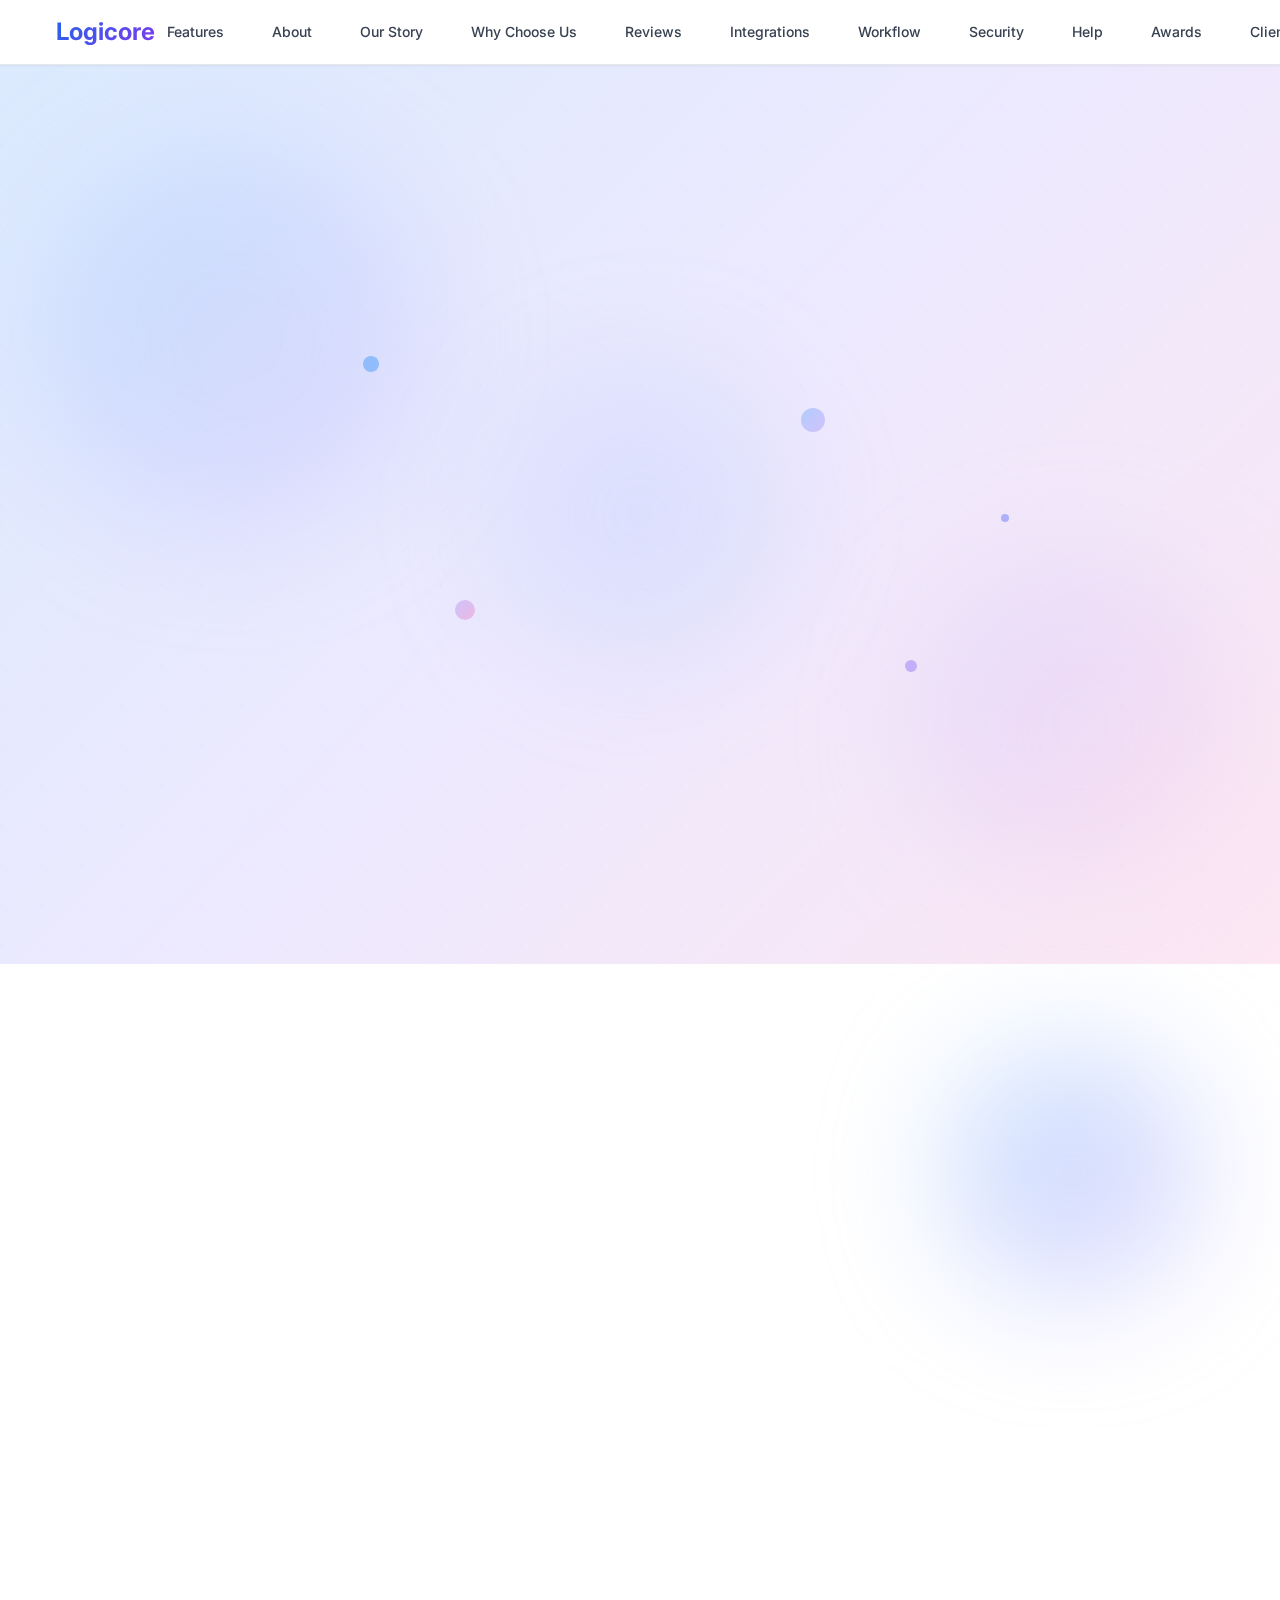
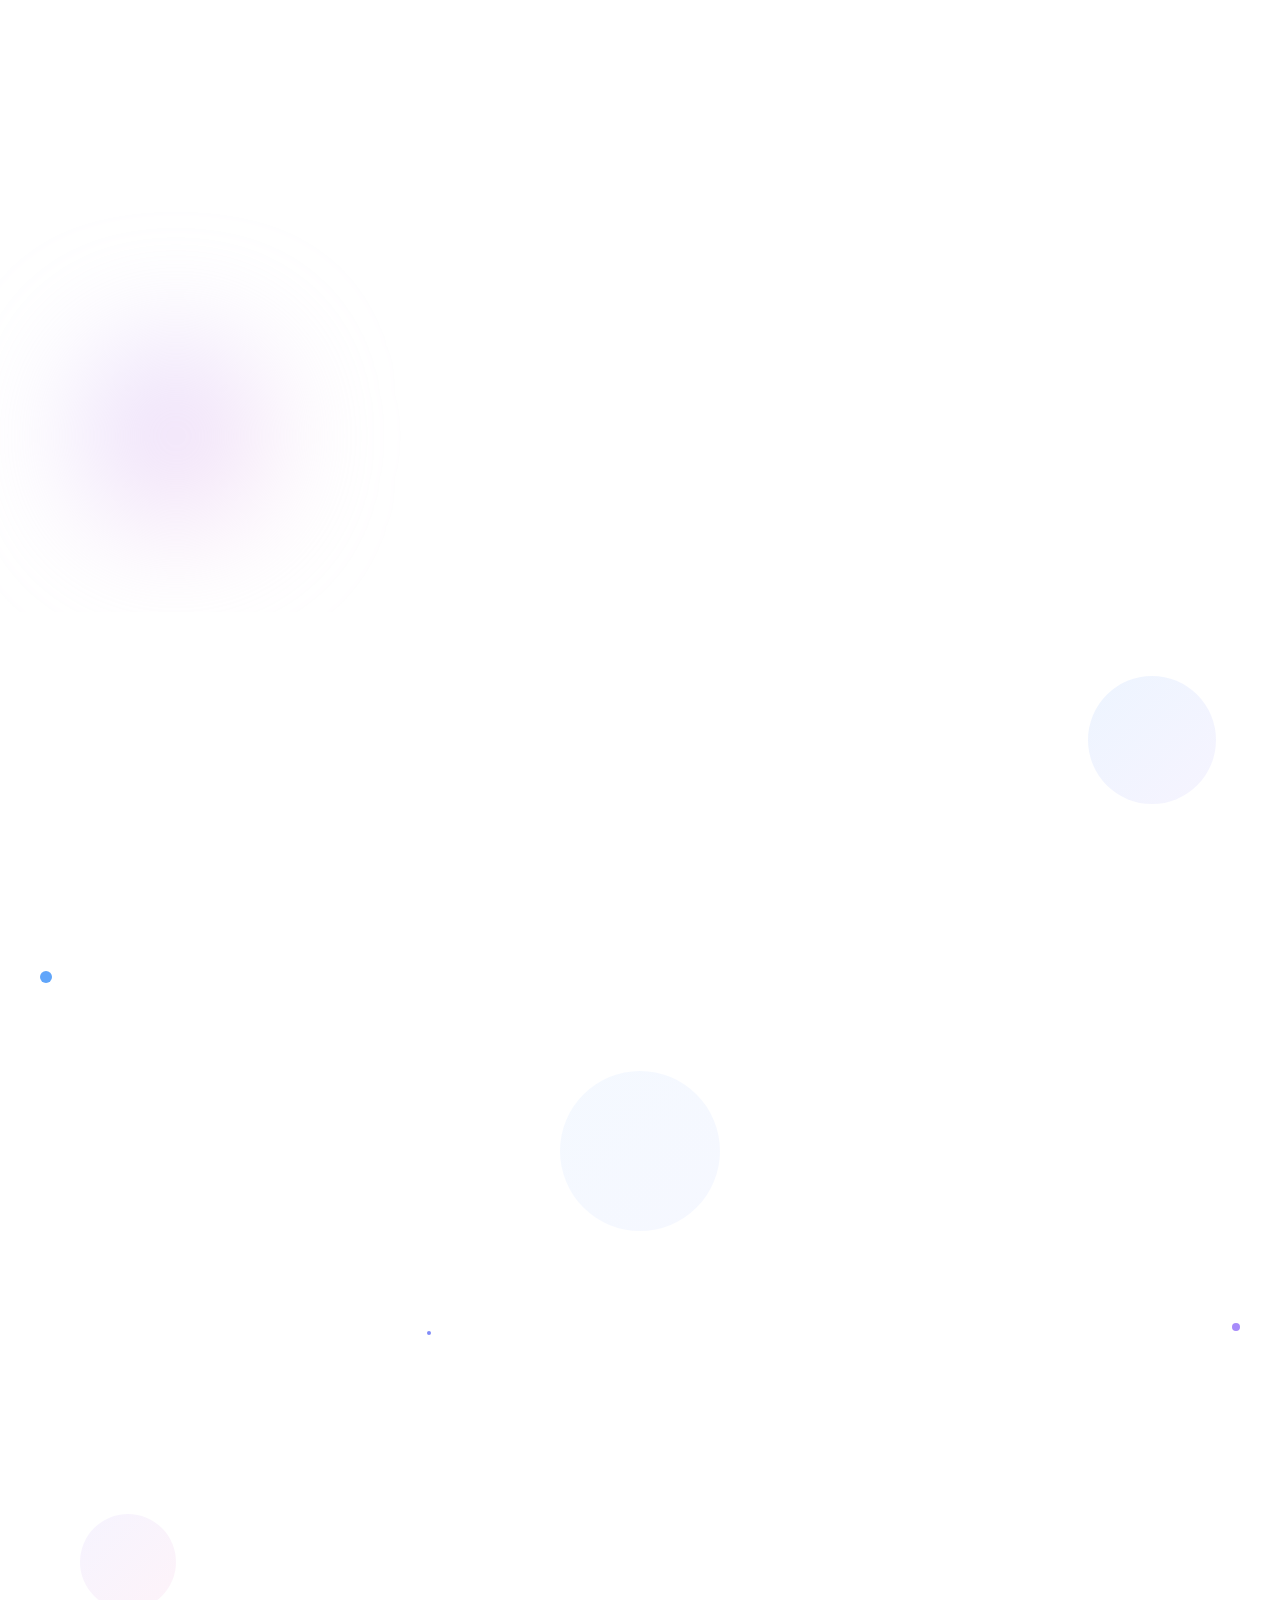
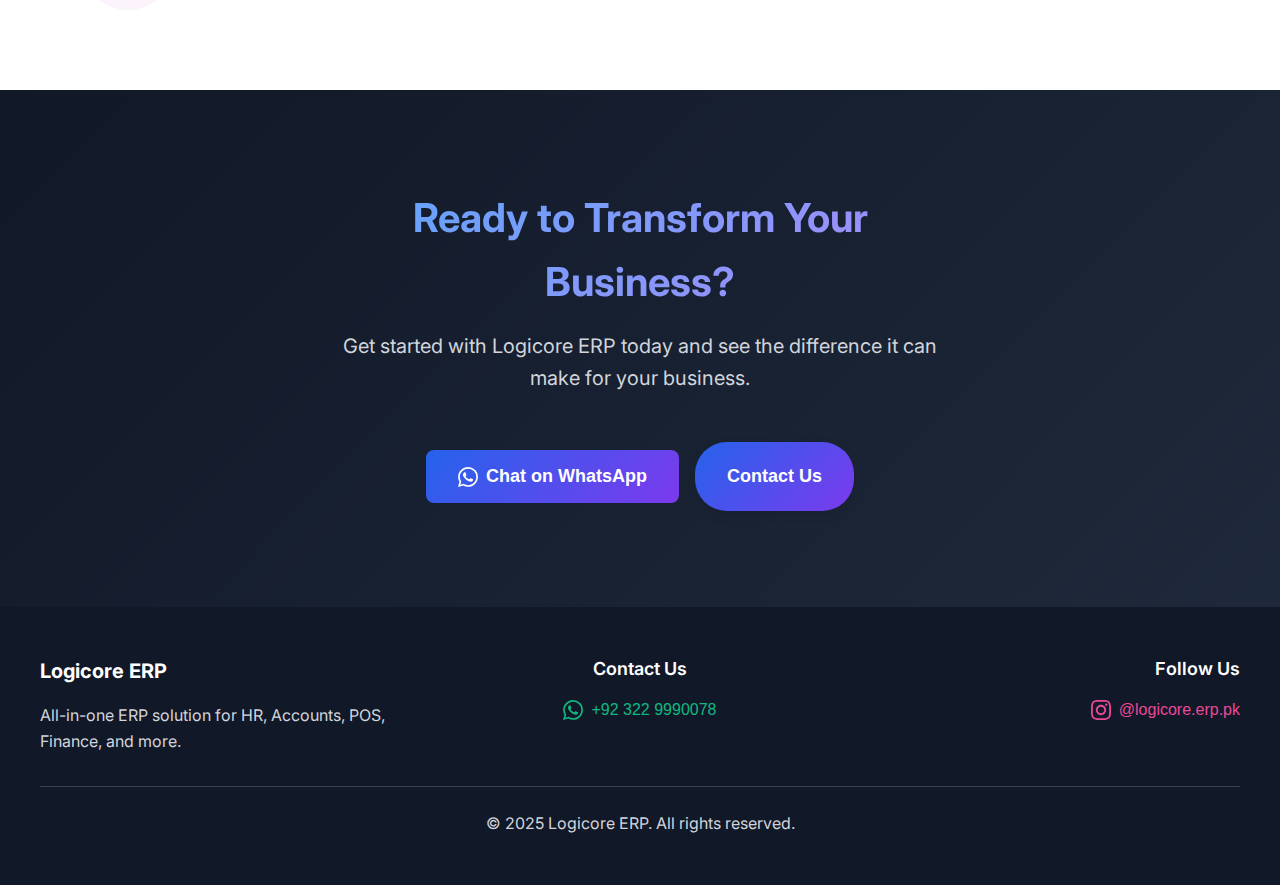
<file: index-static.html>
<!DOCTYPE html>
<html lang="en">
<head>
  <meta charset="UTF-8">
  <meta name="viewport" content="width=device-width, initial-scale=1.0">
  <title>Logicore ERP - Complete Business Management Solution</title>
  <meta name="description" content="Transform your business with Logicore ERP - All-in-one solution for HR, Accounting, Finance, POS, and more. Powerful enough for experts, simple enough for everyone.">
  <meta name="author" content="Logicore ERP">
  <meta name="keywords" content="ERP, business management, HR, accounting, finance, POS, inventory, Pakistan">
  <meta name="robots" content="index, follow">
  
  <!-- Favicon -->
  <link rel="icon" href="/favicon.ico" type="image/x-icon">
  <link rel="shortcut icon" href="/favicon.ico" type="image/x-icon">
  
  <!-- Open Graph / Facebook -->
  <meta property="og:type" content="website">
  <meta property="og:url" content="https://logicore.lovable.app">
  <meta property="og:title" content="Logicore ERP - Complete Business Management Solution">
  <meta property="og:description" content="Transform your business with Logicore ERP - All-in-one solution for HR, Accounting, Finance, POS, and more.">
  <meta property="og:image" content="https://logicore.lovable.app/og-image.jpg">
  
  <!-- Twitter -->
  <meta property="twitter:card" content="summary_large_image">
  <meta property="twitter:url" content="https://logicore.lovable.app">
  <meta property="twitter:title" content="Logicore ERP - Complete Business Management Solution">
  <meta property="twitter:description" content="Transform your business with Logicore ERP - All-in-one solution for HR, Accounting, Finance, POS, and more.">
  <meta property="twitter:image" content="https://logicore.lovable.app/og-image.jpg">
  
  <!-- Structured Data -->
  <script type="application/ld+json">
  {
    "@context": "https://schema.org",
    "@type": "SoftwareApplication",
    "name": "Logicore ERP",
    "description": "Complete business management solution for HR, Accounting, Finance, POS, and more",
    "url": "https://logicore.lovable.app",
    "applicationCategory": "BusinessApplication",
    "operatingSystem": "Web",
    "offers": {
      "@type": "Offer",
      "price": "0",
      "priceCurrency": "USD"
    },
    "provider": {
      "@type": "Organization",
      "name": "Logicore ERP"
    }
  }
  </script>
  
  <!-- CSS -->
  <link rel="stylesheet" href="styles.css">
  
  <!-- Fonts -->
  <link rel="preconnect" href="https://fonts.googleapis.com">
  <link rel="preconnect" href="https://fonts.gstatic.com" crossorigin>
  <link href="https://fonts.googleapis.com/css2?family=Inter:wght@300;400;500;600;700;800;900&display=swap" rel="stylesheet">
</head>
<body>
  <!-- Navigation -->
  <nav class="navbar">
    <div class="nav-container">
      <div class="nav-content">
        <!-- Logo -->
        <div class="nav-logo">
          <span class="logo-text">Logicore</span>
        </div>

        <!-- Desktop Navigation -->
        <div class="nav-menu">
          <a href="#features" class="nav-link">Features</a>
          <a href="#about-us" class="nav-link">About</a>
          <a href="#our-journey" class="nav-link">Our Story</a>
          <a href="#why-logicore" class="nav-link">Why Choose Us</a>
          <a href="#testimonials" class="nav-link">Reviews</a>
          <a href="#integrations" class="nav-link">Integrations</a>
          <a href="#workflow" class="nav-link">Workflow</a>
          <a href="#data-security" class="nav-link">Security</a>
          <a href="#faqs" class="nav-link">Help</a>
          <a href="#awards" class="nav-link">Awards</a>
          <a href="#clients" class="nav-link">Clients</a>
          <a href="#request-demo" class="nav-link">Get Demo</a>
        </div>

        <!-- Mobile menu button -->
        <div class="mobile-menu-btn">
          <button id="mobile-toggle" class="mobile-toggle">
            <span class="hamburger"></span>
            <span class="hamburger"></span>
            <span class="hamburger"></span>
          </button>
        </div>
      </div>
    </div>

    <!-- Mobile Navigation -->
    <div id="mobile-menu" class="mobile-menu">
      <div class="mobile-menu-content">
        <a href="#features" class="mobile-nav-link">Features</a>
        <a href="#about-us" class="mobile-nav-link">About</a>
        <a href="#our-journey" class="mobile-nav-link">Our Story</a>
        <a href="#why-logicore" class="mobile-nav-link">Why Choose Us</a>
        <a href="#testimonials" class="mobile-nav-link">Reviews</a>
        <a href="#integrations" class="mobile-nav-link">Integrations</a>
        <a href="#workflow" class="mobile-nav-link">Workflow</a>
        <a href="#data-security" class="mobile-nav-link">Security</a>
        <a href="#faqs" class="mobile-nav-link">Help</a>
        <a href="#awards" class="mobile-nav-link">Awards</a>
        <a href="#clients" class="mobile-nav-link">Clients</a>
        <a href="#request-demo" class="mobile-nav-link">Get Demo</a>
      </div>
    </div>
  </nav>

  <!-- Main Content -->
  <main class="main-content">
    <!-- Hero Section -->
    <section id="hero" class="hero-section">
      <!-- Background elements -->
      <div class="hero-background">
        <div class="hero-gradient hero-gradient-1"></div>
        <div class="hero-gradient hero-gradient-2"></div>
        <div class="hero-gradient hero-gradient-3"></div>
      </div>
      
      <!-- Grid background -->
      <div class="hero-grid"></div>
      
      <div class="hero-container">
        <div class="hero-content">
          <h1 class="hero-title">
            <span class="hero-title-animated" id="animated-text">Transform Your Business</span>
            <br>
            <span>with</span>
            <span class="hero-title-gradient">Logicore ERP</span>
          </h1>
          
          <p class="hero-subtitle">
            The complete business solution that grows with you - from startups to enterprises.
            <br>
            <span class="hero-subtitle-accent">Powerful enough for experts, simple enough for everyone.</span>
          </p>

          <div class="hero-features">
            <div class="hero-feature">
              <div class="hero-feature-dot hero-feature-dot-green"></div>
              HR & Payroll
            </div>
            <div class="hero-feature">
              <div class="hero-feature-dot hero-feature-dot-blue"></div>
              Accounts & Finance
            </div>
            <div class="hero-feature">
              <div class="hero-feature-dot hero-feature-dot-purple"></div>
              POS & Inventory
            </div>
            <div class="hero-feature">
              <div class="hero-feature-dot hero-feature-dot-orange"></div>
              CRM & Sales
            </div>
          </div>
          
          <div class="hero-cta">
            <button class="hero-btn" onclick="scrollToDemo()">Get Started Today</button>
          </div>
        </div>

        <!-- Floating elements -->
        <div class="floating-elements">
          <div class="floating-element floating-element-1"></div>
          <div class="floating-element floating-element-2"></div>
          <div class="floating-element floating-element-3"></div>
          <div class="floating-element floating-element-4"></div>
          <div class="floating-element floating-element-5"></div>
        </div>
      </div>
    </section>

    <!-- Features Section -->
    <section id="features" class="features-section">
      <div class="section-background">
        <div class="section-gradient section-gradient-1"></div>
        <div class="section-gradient section-gradient-2"></div>
      </div>

      <div class="container">
        <div class="section-header">
          <h2 class="section-title">Powerful Features for Modern Business</h2>
          <p class="section-subtitle">Everything you need to manage your business efficiently in one integrated platform</p>
        </div>
        
        <div class="features-grid">
          <div class="feature-card">
            <div class="feature-icon feature-icon-green">
              <svg class="icon" fill="none" stroke="currentColor" viewBox="0 0 24 24">
                <path stroke-linecap="round" stroke-linejoin="round" stroke-width="2" d="M12 4.354a4 4 0 110 5.292M15 21H3v-1a6 6 0 0112 0v1zm0 0h6v-1a6 6 0 00-9-5.197m13.5-9a2.5 2.5 0 11-5 0 2.5 2.5 0 015 0z"></path>
              </svg>
            </div>
            <h3 class="feature-title">HRM</h3>
            <p class="feature-description">Complete human resource management with employee tracking, payroll, and performance management.</p>
          </div>

          <div class="feature-card">
            <div class="feature-icon feature-icon-blue">
              <svg class="icon" fill="none" stroke="currentColor" viewBox="0 0 24 24">
                <path stroke-linecap="round" stroke-linejoin="round" stroke-width="2" d="M9 7h6m0 10v-3m-3 3h.01M9 17h.01M9 14h.01M12 14h.01M15 11h.01M12 11h.01M9 11h.01M7 21h10a2 2 0 002-2V5a2 2 0 00-2-2H7a2 2 0 00-2 2v14a2 2 0 002 2z"></path>
              </svg>
            </div>
            <h3 class="feature-title">Accounting</h3>
            <p class="feature-description">Comprehensive accounting system with automated bookkeeping and financial reporting.</p>
          </div>

          <div class="feature-card">
            <div class="feature-icon feature-icon-purple">
              <svg class="icon" fill="none" stroke="currentColor" viewBox="0 0 24 24">
                <path stroke-linecap="round" stroke-linejoin="round" stroke-width="2" d="M12 8c-1.657 0-3 .895-3 2s1.343 2 3 2 3 .895 3 2-1.343 2-3 2m0-8c1.11 0 2.08.402 2.599 1M12 8V7m0 1v8m0 0v1m0-1c-1.11 0-2.08-.402-2.599-1M21 12a9 9 0 11-18 0 9 9 0 0118 0z"></path>
              </svg>
            </div>
            <h3 class="feature-title">Finance</h3>
            <p class="feature-description">Advanced financial management tools for budgeting, forecasting, and cash flow analysis.</p>
          </div>

          <div class="feature-card">
            <div class="feature-icon feature-icon-orange">
              <svg class="icon" fill="none" stroke="currentColor" viewBox="0 0 24 24">
                <path stroke-linecap="round" stroke-linejoin="round" stroke-width="2" d="M3 3h2l.4 2M7 13h10l4-8H5.4m0 0L7 3H4M7 13L5.4 5M7 13l-2.293 2.293c-.63.63-.184 1.707.707 1.707H17M17 13v6a2 2 0 01-2 2H9a2 2 0 01-2-2v-6"></path>
              </svg>
            </div>
            <h3 class="feature-title">POS</h3>
            <p class="feature-description">Modern point of sale system with inventory management and sales analytics.</p>
          </div>

          <div class="feature-card">
            <div class="feature-icon feature-icon-teal">
              <svg class="icon" fill="none" stroke="currentColor" viewBox="0 0 24 24">
                <path stroke-linecap="round" stroke-linejoin="round" stroke-width="2" d="M12 4v1m6 11h2m-6 0h-2v4m0-11v3m0 0h.01M12 12h4.01M16 20h4M4 12h4m12 0h4"></path>
              </svg>
            </div>
            <h3 class="feature-title">Barcode Scanning</h3>
            <p class="feature-description">Efficient barcode scanning for inventory tracking and product management.</p>
          </div>

          <div class="feature-card">
            <div class="feature-icon feature-icon-indigo">
              <svg class="icon" fill="none" stroke="currentColor" viewBox="0 0 24 24">
                <path stroke-linecap="round" stroke-linejoin="round" stroke-width="2" d="M21 12a9 9 0 01-9 9m9-9a9 9 0 00-9-9m9 9H3m9 9v-9m0-9v9"></path>
              </svg>
            </div>
            <h3 class="feature-title">eCommerce Integration</h3>
            <p class="feature-description">Seamless integration with popular eCommerce platforms for unified business management.</p>
          </div>
        </div>

        <div class="section-cta">
          <button class="btn-secondary" onclick="window.location.href='modules.html'">Learn More About Our Modules</button>
        </div>
      </div>
    </section>

    <!-- About Us Section -->
    <section id="about-us" class="about-section">
      <div class="section-background">
        <div class="about-gradient about-gradient-1"></div>
        <div class="about-gradient about-gradient-2"></div>
        <div class="about-gradient about-gradient-3"></div>
      </div>

      <div class="container">
        <div class="section-header">
          <h2 class="section-title">About Us</h2>
        </div>

        <div class="about-content">
          <div class="about-paragraph">
            <p>At Logicore, we don't just build software—we build business ecosystems that evolve with you. Established with a vision to simplify and automate complex business processes, Logicore offers a fully integrated ERP platform that caters to Pakistani businesses of all scales.</p>
          </div>
          
          <div class="about-paragraph">
            <p>Our mission is to empower Pakistani organizations through smart, scalable, and adaptable solutions that improve productivity, streamline operations, and unlock data-driven decision-making. With a dedicated team of developers, business analysts, and implementation experts, we ensure every module of Logicore reflects the real needs of modern Pakistani businesses.</p>
          </div>
          
          <div class="about-paragraph">
            <p>Whether it's retail, FMCG, manufacturing, or services—we dive deep into your operations to deliver software that actually understands Pakistani business environment. Our commitment lies not only in what we build, but how we support it—with ongoing consultation, hands-on training, and full-cycle customization tailored for Pakistan.</p>
          </div>
          
          <div class="about-paragraph">
            <p>Logicore isn't just your software vendor—it's your strategic technology partner for the future of Pakistani business excellence.</p>
          </div>
        </div>
      </div>

      <!-- Floating elements -->
      <div class="floating-dots">
        <div class="floating-dot floating-dot-1"></div>
        <div class="floating-dot floating-dot-2"></div>
        <div class="floating-dot floating-dot-3"></div>
      </div>
    </section>

    <!-- Request Demo Section -->
    <section id="request-demo" class="demo-section">
      <div class="container">
        <div class="demo-content">
          <h2 class="demo-title">Ready to Transform Your Business?</h2>
          <p class="demo-subtitle">Get started with Logicore ERP today and see the difference it can make for your business.</p>
          <div class="demo-cta">
            <button class="btn-primary" onclick="handleWhatsAppClick()">
              <svg class="btn-icon" fill="currentColor" viewBox="0 0 24 24">
                <path d="M17.472 14.382c-.297-.149-1.758-.867-2.03-.967-.273-.099-.471-.148-.67.15-.197.297-.767.966-.94 1.164-.173.199-.347.223-.644.075-.297-.15-1.255-.463-2.39-1.475-.883-.788-1.48-1.761-1.653-2.059-.173-.297-.018-.458.13-.606.134-.133.298-.347.446-.52.149-.174.198-.298.298-.497.099-.198.05-.371-.025-.52-.075-.149-.669-1.612-.916-2.207-.242-.579-.487-.5-.669-.51-.173-.008-.371-.01-.570-.01-.198 0-.52.074-.792.372-.272.297-1.04 1.016-1.04 2.479 0 1.462 1.065 2.875 1.213 3.074.149.198 2.096 3.2 5.077 4.487.709.306 1.262.489 1.694.625.712.227 1.36.195 1.871.118.571-.085 1.758-.719 2.006-1.413.248-.694.248-1.289.173-1.413-.074-.124-.272-.198-.57-.347m-5.421 7.403h-.004a9.87 9.87 0 01-5.031-1.378l-.361-.214-3.741.982.998-3.648-.235-.374a9.86 9.86 0 01-1.51-5.26c.001-5.45 4.436-9.884 9.888-9.884 2.64 0 5.122 1.03 6.988 2.898a9.825 9.825 0 012.893 6.994c-.003 5.45-4.437 9.884-9.885 9.884m8.413-18.297A11.815 11.815 0 0012.05 0C5.495 0 .16 5.335.157 11.892c0 2.096.547 4.142 1.588 5.945L.057 24l6.305-1.654a11.882 11.882 0 005.683 1.448h.005c6.554 0 11.890-5.335 11.893-11.893A11.821 11.821 0 0020.885 3.488"/>
              </svg>
              Chat on WhatsApp
            </button>
            <button class="btn-secondary" onclick="scrollToContact()">Contact Us</button>
          </div>
        </div>
      </div>
    </section>
  </main>

  <!-- Footer -->
  <footer class="footer">
    <div class="footer-container">
      <div class="footer-grid">
        <!-- Company Info -->
        <div class="footer-section">
          <h3 class="footer-title">Logicore ERP</h3>
          <p class="footer-text">All-in-one ERP solution for HR, Accounts, POS, Finance, and more.</p>
        </div>
        
        <!-- Contact Info -->
        <div class="footer-section footer-center">
          <h4 class="footer-subtitle">Contact Us</h4>
          <button class="footer-contact" onclick="handleWhatsAppClick()">
            <svg class="footer-icon" fill="currentColor" viewBox="0 0 24 24">
              <path d="M17.472 14.382c-.297-.149-1.758-.867-2.03-.967-.273-.099-.471-.148-.67.15-.197.297-.767.966-.94 1.164-.173.199-.347.223-.644.075-.297-.15-1.255-.463-2.39-1.475-.883-.788-1.48-1.761-1.653-2.059-.173-.297-.018-.458.13-.606.134-.133.298-.347.446-.52.149-.174.198-.298.298-.497.099-.198.05-.371-.025-.52-.075-.149-.669-1.612-.916-2.207-.242-.579-.487-.5-.669-.51-.173-.008-.371-.01-.570-.01-.198 0-.52.074-.792.372-.272.297-1.04 1.016-1.04 2.479 0 1.462 1.065 2.875 1.213 3.074.149.198 2.096 3.2 5.077 4.487.709.306 1.262.489 1.694.625.712.227 1.36.195 1.871.118.571-.085 1.758-.719 2.006-1.413.248-.694.248-1.289.173-1.413-.074-.124-.272-.198-.57-.347m-5.421 7.403h-.004a9.87 9.87 0 01-5.031-1.378l-.361-.214-3.741.982.998-3.648-.235-.374a9.86 9.86 0 01-1.51-5.26c.001-5.45 4.436-9.884 9.888-9.884 2.64 0 5.122 1.03 6.988 2.898a9.825 9.825 0 012.893 6.994c-.003 5.45-4.437 9.884-9.885 9.884m8.413-18.297A11.815 11.815 0 0012.05 0C5.495 0 .16 5.335.157 11.892c0 2.096.547 4.142 1.588 5.945L.057 24l6.305-1.654a11.882 11.882 0 005.683 1.448h.005c6.554 0 11.890-5.335 11.893-11.893A11.821 11.821 0 0020.885 3.488"/>
            </svg>
            +92 322 9990078
          </button>
        </div>
        
        <!-- Social Media -->
        <div class="footer-section footer-right">
          <h4 class="footer-subtitle">Follow Us</h4>
          <button class="footer-social" onclick="handleInstagramClick()">
            <svg class="footer-icon" fill="currentColor" viewBox="0 0 24 24">
              <path d="M12 2.163c3.204 0 3.584.012 4.85.07 3.252.148 4.771 1.691 4.919 4.919.058 1.265.069 1.645.069 4.849 0 3.205-.012 3.584-.069 4.849-.149 3.225-1.664 4.771-4.919 4.919-1.266.058-1.644.07-4.85.07-3.204 0-3.584-.012-4.849-.07-3.26-.149-4.771-1.699-4.919-4.92-.058-1.265-.07-1.644-.07-4.849 0-3.204.013-3.583.07-4.849.149-3.227 1.664-4.771 4.919-4.919 1.266-.057 1.645-.069 4.849-.069zm0-2.163c-3.259 0-3.667.014-4.947.072-4.358.2-6.78 2.618-6.98 6.98-.059 1.281-.073 1.689-.073 4.948 0 3.259.014 3.668.072 4.948.2 4.358 2.618 6.78 6.98 6.98 1.281.058 1.689.072 4.948.072 3.259 0 3.668-.014 4.948-.072 4.354-.2 6.782-2.618 6.979-6.98.059-1.28.073-1.689.073-4.948 0-3.259-.014-3.667-.072-4.947-.196-4.354-2.617-6.78-6.979-6.98-1.281-.059-1.69-.073-4.949-.073zm0 5.838c-3.403 0-6.162 2.759-6.162 6.162s2.759 6.163 6.162 6.163 6.162-2.759 6.162-6.163c0-3.403-2.759-6.162-6.162-6.162zm0 10.162c-2.209 0-4-1.79-4-4 0-2.209 1.791-4 4-4s4 1.791 4 4c0 2.21-1.791 4-4 4zm6.406-11.845c-.796 0-1.441.645-1.441 1.44s.645 1.44 1.441 1.44c.795 0 1.439-.645 1.439-1.44s-.644-1.44-1.439-1.44z"/>
            </svg>
            @logicore.erp.pk
          </button>
        </div>
      </div>
      
      <div class="footer-bottom">
        <p class="footer-copyright">© 2025 Logicore ERP. All rights reserved.</p>
      </div>
    </div>
  </footer>

  <!-- JavaScript -->
  <script src="script.js"></script>
</body>
</html>
</file>
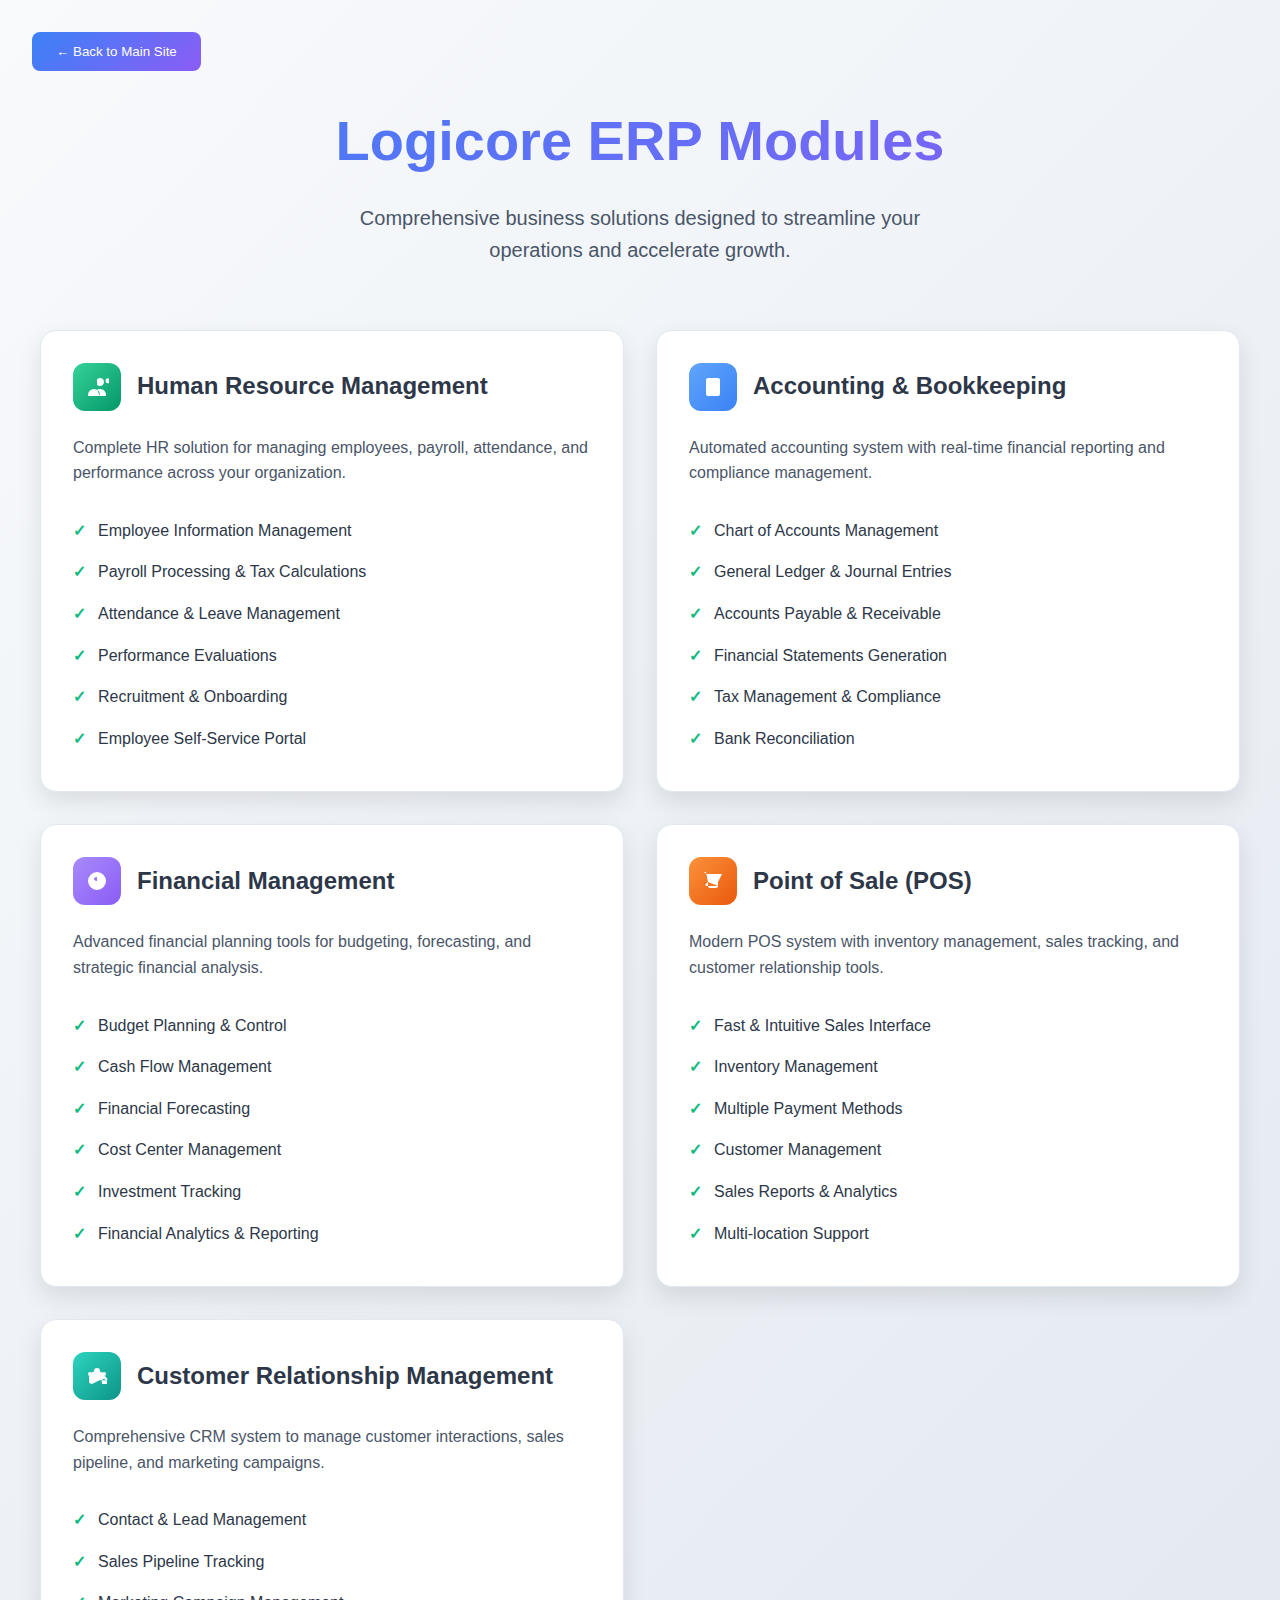
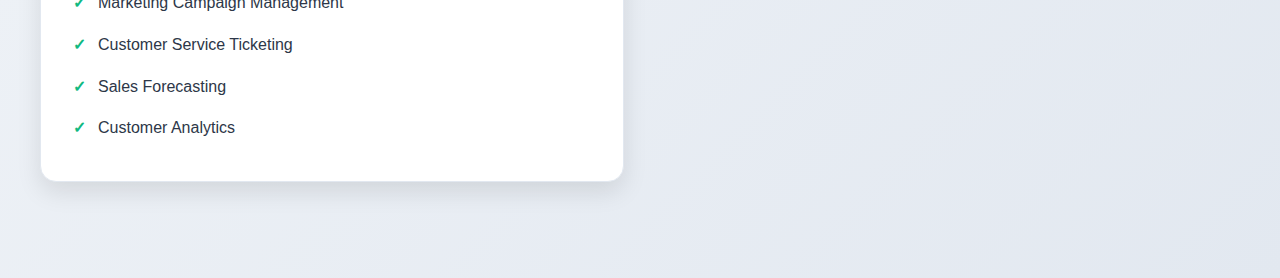
<file: modules.html>
<!DOCTYPE html>
<html lang="en">
<head>
  <meta charset="UTF-8">
  <meta name="viewport" content="width=device-width, initial-scale=1.0">
  <title>Logicore ERP Modules - Comprehensive Business Solutions</title>
  <link rel="icon" href="/favicon.ico" type="image/x-icon">
  <link rel="stylesheet" href="styles.css">
  <style>
    .modules-section {
      padding: 6rem 1rem;
      background: linear-gradient(135deg, #f8fafc, #e2e8f0);
      min-height: 100vh;
    }

    .modules-container {
      max-width: 1200px;
      margin: 0 auto;
    }

    .modules-header {
      text-align: center;
      margin-bottom: 4rem;
    }

    .modules-title {
      font-size: 3.5rem;
      font-weight: bold;
      color: #1a202c;
      margin-bottom: 1rem;
      background: linear-gradient(135deg, #3b82f6, #8b5cf6);
      -webkit-background-clip: text;
      background-clip: text;
      color: transparent;
    }

    .modules-subtitle {
      font-size: 1.25rem;
      color: #4a5568;
      max-width: 600px;
      margin: 0 auto;
    }

    .modules-grid {
      display: grid;
      grid-template-columns: 1fr;
      gap: 2rem;
    }

    .module-card {
      background: white;
      border-radius: 1rem;
      padding: 2rem;
      box-shadow: 0 10px 25px rgba(0, 0, 0, 0.1);
      transition: all 0.3s ease;
      border: 1px solid #e2e8f0;
    }

    .module-card:hover {
      transform: translateY(-5px);
      box-shadow: 0 20px 40px rgba(0, 0, 0, 0.15);
    }

    .module-header {
      display: flex;
      align-items: center;
      margin-bottom: 1.5rem;
    }

    .module-icon {
      width: 3rem;
      height: 3rem;
      border-radius: 0.75rem;
      display: flex;
      align-items: center;
      justify-content: center;
      margin-right: 1rem;
      color: white;
    }

    .module-title {
      font-size: 1.5rem;
      font-weight: bold;
      color: #2d3748;
    }

    .module-description {
      color: #4a5568;
      line-height: 1.6;
      margin-bottom: 1.5rem;
    }

    .module-features {
      list-style: none;
      padding: 0;
    }

    .module-features li {
      padding: 0.5rem 0;
      display: flex;
      align-items: center;
      color: #2d3748;
    }

    .module-features li::before {
      content: "✓";
      color: #10b981;
      font-weight: bold;
      margin-right: 0.75rem;
    }

    .back-btn {
      position: fixed;
      top: 2rem;
      left: 2rem;
      background: linear-gradient(135deg, #3b82f6, #8b5cf6);
      color: white;
      border: none;
      padding: 0.75rem 1.5rem;
      border-radius: 0.5rem;
      cursor: pointer;
      font-weight: 500;
      transition: all 0.3s ease;
      z-index: 1000;
    }

    .back-btn:hover {
      transform: scale(1.05);
    }

    @media (min-width: 768px) {
      .modules-grid {
        grid-template-columns: repeat(2, 1fr);
      }
    }
  </style>
</head>
<body>
  <button class="back-btn" onclick="window.close()">← Back to Main Site</button>
  
  <section class="modules-section">
    <div class="modules-container">
      <div class="modules-header">
        <h1 class="modules-title">Logicore ERP Modules</h1>
        <p class="modules-subtitle">
          Comprehensive business solutions designed to streamline your operations and accelerate growth.
        </p>
      </div>

      <div class="modules-grid">
        <!-- HRM Module -->
        <div class="module-card">
          <div class="module-header">
            <div class="module-icon" style="background: linear-gradient(135deg, #34d399, #059669);">
              <svg width="24" height="24" fill="currentColor" viewBox="0 0 24 24">
                <path d="M12 4.354a4 4 0 110 5.292M15 21H3v-1a6 6 0 0112 0v1zm0 0h6v-1a6 6 0 00-9-5.197m13.5-9a2.5 2.5 0 11-5 0 2.5 2.5 0 015 0z"/>
              </svg>
            </div>
            <h3 class="module-title">Human Resource Management</h3>
          </div>
          <p class="module-description">
            Complete HR solution for managing employees, payroll, attendance, and performance across your organization.
          </p>
          <ul class="module-features">
            <li>Employee Information Management</li>
            <li>Payroll Processing & Tax Calculations</li>
            <li>Attendance & Leave Management</li>
            <li>Performance Evaluations</li>
            <li>Recruitment & Onboarding</li>
            <li>Employee Self-Service Portal</li>
          </ul>
        </div>

        <!-- Accounting Module -->
        <div class="module-card">
          <div class="module-header">
            <div class="module-icon" style="background: linear-gradient(135deg, #60a5fa, #3b82f6);">
              <svg width="24" height="24" fill="currentColor" viewBox="0 0 24 24">
                <path d="M9 7h6m0 10v-3m-3 3h.01M9 17h.01M9 14h.01M12 14h.01M15 11h.01M12 11h.01M9 11h.01M7 21h10a2 2 0 002-2V5a2 2 0 00-2-2H7a2 2 0 00-2 2v14a2 2 0 002 2z"/>
              </svg>
            </div>
            <h3 class="module-title">Accounting & Bookkeeping</h3>
          </div>
          <p class="module-description">
            Automated accounting system with real-time financial reporting and compliance management.
          </p>
          <ul class="module-features">
            <li>Chart of Accounts Management</li>
            <li>General Ledger & Journal Entries</li>
            <li>Accounts Payable & Receivable</li>
            <li>Financial Statements Generation</li>
            <li>Tax Management & Compliance</li>
            <li>Bank Reconciliation</li>
          </ul>
        </div>

        <!-- Finance Module -->
        <div class="module-card">
          <div class="module-header">
            <div class="module-icon" style="background: linear-gradient(135deg, #a78bfa, #8b5cf6);">
              <svg width="24" height="24" fill="currentColor" viewBox="0 0 24 24">
                <path d="M12 8c-1.657 0-3 .895-3 2s1.343 2 3 2 3 .895 3 2-1.343 2-3 2m0-8c1.11 0 2.08.402 2.599 1M12 8V7m0 1v8m0 0v1m0-1c-1.11 0-2.08-.402-2.599-1M21 12a9 9 0 11-18 0 9 9 0 0118 0z"/>
              </svg>
            </div>
            <h3 class="module-title">Financial Management</h3>
          </div>
          <p class="module-description">
            Advanced financial planning tools for budgeting, forecasting, and strategic financial analysis.
          </p>
          <ul class="module-features">
            <li>Budget Planning & Control</li>
            <li>Cash Flow Management</li>
            <li>Financial Forecasting</li>
            <li>Cost Center Management</li>
            <li>Investment Tracking</li>
            <li>Financial Analytics & Reporting</li>
          </ul>
        </div>

        <!-- POS Module -->
        <div class="module-card">
          <div class="module-header">
            <div class="module-icon" style="background: linear-gradient(135deg, #fb923c, #ea580c);">
              <svg width="24" height="24" fill="currentColor" viewBox="0 0 24 24">
                <path d="M3 3h2l.4 2M7 13h10l4-8H5.4m0 0L7 13m0 0l-2.293 2.293c-.63.63-.184 1.707.707 1.707H17M17 13v4a2 2 0 01-2 2H9a2 2 0 01-2-2v-4m8 0V9a2 2 0 00-2-2H9a2 2 0 00-2 2v4.01"/>
              </svg>
            </div>
            <h3 class="module-title">Point of Sale (POS)</h3>
          </div>
          <p class="module-description">
            Modern POS system with inventory management, sales tracking, and customer relationship tools.
          </p>
          <ul class="module-features">
            <li>Fast & Intuitive Sales Interface</li>
            <li>Inventory Management</li>
            <li>Multiple Payment Methods</li>
            <li>Customer Management</li>
            <li>Sales Reports & Analytics</li>
            <li>Multi-location Support</li>
          </ul>
        </div>

        <!-- CRM Module -->
        <div class="module-card">
          <div class="module-header">
            <div class="module-icon" style="background: linear-gradient(135deg, #2dd4bf, #0d9488);">
              <svg width="24" height="24" fill="currentColor" viewBox="0 0 24 24">
                <path d="M17 20h5v-2a3 3 0 00-5.356-1.857M17 20H7m10 0v-2c0-.656-.126-1.283-.356-1.857M7 20a3 3 0 01-3-3v-1a8.001 8.001 0 0115.938-2.578M7 20v-2c0-.656.126-1.283.356-1.857m0 0a8.002 8.002 0 0115.287 0M15 7a3 3 0 11-6 0 3 3 0 016 0zm6 3a2 2 0 11-4 0 2 2 0 014 0zM7 10a2 2 0 11-4 0 2 2 0 014 0z"/>
              </svg>
            </div>
            <h3 class="module-title">Customer Relationship Management</h3>
          </div>
          <p class="module-description">
            Comprehensive CRM system to manage customer interactions, sales pipeline, and marketing campaigns.
          </p>
          <ul class="module-features">
            <li>Contact & Lead Management</li>
            <li>Sales Pipeline Tracking</li>
            <li>Marketing Campaign Management</li>
            <li>Customer Service Ticketing</li>
            <li>Sales Forecasting</li>
            <li>Customer Analytics</li>
          </ul>
        </div>

        <!-- Inventory Module -->
        <div class="module-card">
          <div class="module-header">
            <div class="module-icon" style="background: linear-gradient(135deg, #818cf8, #6366f1);">
              <svg width="24" height="24" fill="currentColor" viewBox="0 0 24 24">
                <path d="M20 7l-8-4-8 4m16 0l-8 4m8-4v10l-8 4m0-10L4 7m8 4v10M4 7v10l8 4"/>
              </svg>
            </div>
            <h3 class="module-title">Inventory Management</h3>
          </div>
          <p class="module-description">
            Advanced inventory control with real-time tracking, automated reordering, and warehouse management.
          </p>
          <ul class="module-features">
            <li>Real-time Stock Tracking</li>
            <li>Automated Reorder Points</li>
            <li>Multi-warehouse Management</li>
            <li>Barcode Integration</li>
            <li>Stock Movement Reports</li>
            <li>Supplier Management</li>
          </ul>
        </div>
      </div>
    </div>
  </section>

  <script>
    // Simple fade-in animation for module cards
    document.addEventListener('DOMContentLoaded', function() {
      const cards = document.querySelectorAll('.module-card');
      
      cards.forEach((card, index) => {
        card.style.opacity = '0';
        card.style.transform = 'translateY(30px)';
        
        setTimeout(() => {
          card.style.transition = 'all 0.6s ease';
          card.style.opacity = '1';
          card.style.transform = 'translateY(0)';
        }, index * 150);
      });
    });
  </script>
</body>
</html>
</file>
<file: styles.css>
/* Reset and Base Styles */
* {
  margin: 0;
  padding: 0;
  box-sizing: border-box;
}

html {
  scroll-behavior: smooth;
}

body {
  font-family: 'Inter', -apple-system, BlinkMacSystemFont, 'Segoe UI', 'Roboto', sans-serif;
  line-height: 1.6;
  color: #1f2937;
  background-color: #ffffff;
  overflow-x: hidden;
}

/* Color Variables */
:root {
  --primary-blue: #2563eb;
  --primary-purple: #7c3aed;
  --primary-indigo: #4f46e5;
  --green: #059669;
  --teal: #0d9488;
  --orange: #ea580c;
  --pink: #ec4899;
  --gray-50: #f9fafb;
  --gray-100: #f3f4f6;
  --gray-200: #e5e7eb;
  --gray-300: #d1d5db;
  --gray-400: #9ca3af;
  --gray-500: #6b7280;
  --gray-600: #4b5563;
  --gray-700: #374151;
  --gray-800: #1f2937;
  --gray-900: #111827;
  --white: #ffffff;
}

/* Utility Classes */
.container {
  max-width: 1200px;
  margin: 0 auto;
  padding: 0 1rem;
}

.icon {
  width: 24px;
  height: 24px;
}

/* Navigation */
.navbar {
  position: fixed;
  top: 0;
  left: 0;
  right: 0;
  z-index: 1000;
  background: rgba(255, 255, 255, 0.95);
  backdrop-filter: blur(12px);
  border-bottom: 1px solid var(--gray-200);
  box-shadow: 0 1px 3px rgba(0, 0, 0, 0.05);
}

.nav-container {
  max-width: 1200px;
  margin: 0 auto;
  padding: 0 1rem;
}

.nav-content {
  display: flex;
  justify-content: space-between;
  align-items: center;
  height: 64px;
}

.nav-logo {
  flex-shrink: 0;
}

.logo-text {
  font-size: 1.5rem;
  font-weight: 700;
  background: linear-gradient(135deg, var(--primary-blue), var(--primary-purple));
  -webkit-background-clip: text;
  background-clip: text;
  -webkit-text-fill-color: transparent;
  color: transparent;
}

.nav-menu {
  display: none;
  align-items: center;
  gap: 1.5rem;
}

.nav-link {
  text-decoration: none;
  color: var(--gray-700);
  font-weight: 500;
  font-size: 0.875rem;
  padding: 0.5rem 0.75rem;
  border-radius: 0.375rem;
  transition: all 0.2s ease;
  white-space: nowrap;
}

.nav-link:hover {
  color: var(--primary-blue);
  background-color: rgba(37, 99, 235, 0.05);
}

.mobile-menu-btn {
  display: block;
}

.mobile-toggle {
  background: none;
  border: none;
  cursor: pointer;
  padding: 0.5rem;
  display: flex;
  flex-direction: column;
  gap: 4px;
}

.hamburger {
  width: 20px;
  height: 2px;
  background-color: var(--gray-700);
  transition: all 0.3s ease;
}

.mobile-toggle.active .hamburger:nth-child(1) {
  transform: rotate(45deg) translate(5px, 5px);
}

.mobile-toggle.active .hamburger:nth-child(2) {
  opacity: 0;
}

.mobile-toggle.active .hamburger:nth-child(3) {
  transform: rotate(-45deg) translate(7px, -6px);
}

.mobile-menu {
  display: none;
  border-top: 1px solid var(--gray-200);
  background: var(--white);
}

.mobile-menu.active {
  display: block;
}

.mobile-menu-content {
  padding: 1rem;
  display: flex;
  flex-direction: column;
  gap: 0.25rem;
}

.mobile-nav-link {
  text-decoration: none;
  color: var(--gray-700);
  font-weight: 500;
  padding: 0.75rem;
  border-radius: 0.375rem;
  transition: all 0.2s ease;
  display: block;
}

.mobile-nav-link:hover {
  color: var(--primary-blue);
  background-color: rgba(37, 99, 235, 0.05);
}

/* Main Content */
.main-content {
  padding-top: 64px;
}

/* Hero Section */
.hero-section {
  position: relative;
  background: linear-gradient(135deg, #dbeafe, #ede9fe, #fce7f3);
  padding: 8rem 1rem;
  min-height: 100vh;
  display: flex;
  align-items: center;
  overflow: hidden;
}

.hero-background {
  position: absolute;
  inset: 0;
}

.hero-gradient {
  position: absolute;
  border-radius: 50%;
  filter: blur(60px);
  animation: float 6s ease-in-out infinite;
}

.hero-gradient-1 {
  top: 5rem;
  left: 2.5rem;
  width: 384px;
  height: 384px;
  background: linear-gradient(135deg, rgba(147, 197, 253, 0.3), rgba(196, 181, 253, 0.3));
}

.hero-gradient-2 {
  bottom: 5rem;
  right: 2.5rem;
  width: 320px;
  height: 320px;
  background: linear-gradient(135deg, rgba(196, 181, 253, 0.3), rgba(251, 207, 232, 0.3));
  animation-delay: 1s;
}

.hero-gradient-3 {
  top: 50%;
  left: 50%;
  transform: translate(-50%, -50%);
  width: 288px;
  height: 288px;
  background: linear-gradient(135deg, rgba(165, 180, 252, 0.2), rgba(147, 197, 253, 0.2));
  animation-delay: 2s;
}

.hero-grid {
  position: absolute;
  inset: 0;
  opacity: 0.05;
  background-image: radial-gradient(circle at 1px 1px, rgba(59, 130, 246, 0.5) 1px, transparent 0);
  background-size: 40px 40px;
}

.hero-container {
  max-width: 1200px;
  margin: 0 auto;
  text-align: center;
  position: relative;
  z-index: 10;
}

.hero-content {
  opacity: 0;
  transform: translateY(20px);
  animation: fadeInUp 1s ease-out forwards;
}

.hero-title {
  font-size: 3rem;
  font-weight: 700;
  color: var(--gray-900);
  margin-bottom: 2rem;
  line-height: 1.1;
}

.hero-title-animated {
  display: inline-block;
  animation: bounceIn 1s ease-out 0.2s forwards;
  opacity: 0;
}

.hero-title-gradient {
  background: linear-gradient(135deg, var(--primary-blue), var(--primary-purple), var(--primary-indigo));
  -webkit-background-clip: text;
  background-clip: text;
  -webkit-text-fill-color: transparent;
  color: transparent;
  animation: pulse 2s ease-in-out infinite;
}

.hero-subtitle {
  font-size: 1.5rem;
  color: var(--gray-700);
  max-width: 900px;
  margin: 0 auto 3rem;
  line-height: 1.6;
  font-weight: 300;
  opacity: 0;
  animation: fadeInUp 1s ease-out 0.8s forwards;
}

.hero-subtitle-accent {
  font-weight: 600;
  color: var(--gray-800);
  background: linear-gradient(135deg, var(--primary-blue), var(--primary-purple));
  -webkit-background-clip: text;
  background-clip: text;
  -webkit-text-fill-color: transparent;
  color: transparent;
}

.hero-features {
  display: flex;
  flex-wrap: wrap;
  justify-content: center;
  gap: 2rem;
  margin-bottom: 4rem;
  opacity: 0;
  animation: fadeInUp 1s ease-out 1.4s forwards;
}

.hero-feature {
  display: flex;
  align-items: center;
  background: rgba(255, 255, 255, 0.1);
  backdrop-filter: blur(10px);
  border: 1px solid rgba(255, 255, 255, 0.2);
  padding: 1rem 1.5rem;
  border-radius: 2rem;
  font-size: 1.125rem;
  color: var(--gray-700);
  transition: transform 0.3s ease;
}

.hero-feature:hover {
  transform: scale(1.05);
}

.hero-feature-dot {
  width: 0.75rem;
  height: 0.75rem;
  border-radius: 50%;
  margin-right: 0.75rem;
  animation: pulse 2s ease-in-out infinite;
}

.hero-feature-dot-green {
  background: linear-gradient(135deg, #10b981, #059669);
}

.hero-feature-dot-blue {
  background: linear-gradient(135deg, #3b82f6, #2563eb);
}

.hero-feature-dot-purple {
  background: linear-gradient(135deg, #8b5cf6, #7c3aed);
}

.hero-feature-dot-orange {
  background: linear-gradient(135deg, #f59e0b, #ea580c);
}

.hero-cta {
  opacity: 0;
  animation: fadeInUp 1s ease-out 2.2s forwards;
}

.hero-btn {
  background: linear-gradient(135deg, var(--primary-blue), var(--primary-purple), var(--primary-indigo));
  color: var(--white);
  padding: 1.5rem 3rem;
  font-size: 1.25rem;
  border: none;
  border-radius: 2rem;
  cursor: pointer;
  box-shadow: 0 25px 50px -12px rgba(0, 0, 0, 0.25);
  transition: all 0.3s ease;
  position: relative;
  overflow: hidden;
}

.hero-btn:hover {
  transform: scale(1.05);
  box-shadow: 0 35px 60px -12px rgba(0, 0, 0, 0.35);
}

.hero-btn::before {
  content: '';
  position: absolute;
  inset: 0;
  background: linear-gradient(135deg, rgba(255, 255, 255, 0.2), transparent);
  opacity: 0;
  transition: opacity 0.3s ease;
}

.hero-btn:hover::before {
  opacity: 1;
}

.floating-elements {
  position: absolute;
  inset: 0;
  pointer-events: none;
}

.floating-element {
  position: absolute;
  border-radius: 50%;
  animation: bounce 2s ease-in-out infinite;
  opacity: 0.6;
}

.floating-element-1 {
  top: 25%;
  left: 25%;
  width: 1rem;
  height: 1rem;
  background-color: #60a5fa;
  animation-delay: 2.5s;
}

.floating-element-2 {
  bottom: 25%;
  right: 25%;
  width: 0.75rem;
  height: 0.75rem;
  background-color: #a78bfa;
  animation-delay: 3s;
}

.floating-element-3 {
  top: 50%;
  right: 16.67%;
  width: 0.5rem;
  height: 0.5rem;
  background-color: #818cf8;
  animation-delay: 3.5s;
}

.floating-element-4 {
  top: 33.33%;
  right: 33.33%;
  width: 1.5rem;
  height: 1.5rem;
  background: linear-gradient(135deg, #60a5fa, #a78bfa);
  animation: float 3s ease-in-out infinite;
  animation-delay: 4s;
  opacity: 0.4;
}

.floating-element-5 {
  bottom: 33.33%;
  left: 33.33%;
  width: 1.25rem;
  height: 1.25rem;
  background: linear-gradient(135deg, #a78bfa, #f472b6);
  animation: float 3s ease-in-out infinite;
  animation-delay: 4.5s;
  opacity: 0.4;
}

/* Section Base Styles */
.section-background {
  position: absolute;
  inset: 0;
}

.section-gradient {
  position: absolute;
  border-radius: 50%;
  filter: blur(60px);
}

.section-header {
  text-align: center;
  margin-bottom: 5rem;
  opacity: 0;
  transform: translateY(20px);
  animation: fadeInUp 1s ease-out forwards;
}

.section-title {
  font-size: 3rem;
  font-weight: 700;
  color: var(--gray-900);
  margin-bottom: 1.5rem;
  background: linear-gradient(135deg, var(--primary-blue), var(--primary-purple));
  -webkit-background-clip: text;
  background-clip: text;
  -webkit-text-fill-color: transparent;
  color: transparent;
}

.section-subtitle {
  font-size: 1.5rem;
  color: var(--gray-600);
  max-width: 800px;
  margin: 0 auto;
  line-height: 1.6;
}

.section-cta {
  text-align: center;
  margin-top: 4rem;
  opacity: 0;
  transform: translateY(20px);
  animation: fadeInUp 1s ease-out 0.8s forwards;
}

/* Features Section */
.features-section {
  padding: 6rem 1rem;
  background: var(--white);
  position: relative;
  overflow: hidden;
}

.section-gradient-1 {
  top: 5rem;
  right: 5rem;
  width: 256px;
  height: 256px;
  background: linear-gradient(135deg, rgba(147, 197, 253, 0.5), rgba(196, 181, 253, 0.5));
}

.section-gradient-2 {
  bottom: 5rem;
  left: 5rem;
  width: 192px;
  height: 192px;
  background: linear-gradient(135deg, rgba(196, 181, 253, 0.5), rgba(251, 207, 232, 0.5));
}

.features-grid {
  display: grid;
  grid-template-columns: repeat(auto-fit, minmax(350px, 1fr));
  gap: 2rem;
  position: relative;
  z-index: 10;
}

.feature-card {
  background: linear-gradient(135deg, var(--white), rgba(249, 250, 251, 0.5));
  border-radius: 1rem;
  padding: 2rem;
  box-shadow: 0 8px 30px rgba(0, 0, 0, 0.12);
  transition: all 0.7s ease;
  position: relative;
  overflow: hidden;
  opacity: 0;
  transform: translateY(40px);
  animation: fadeInUp 1s ease-out forwards;
}

.feature-card:nth-child(1) { animation-delay: 0.2s; }
.feature-card:nth-child(2) { animation-delay: 0.3s; }
.feature-card:nth-child(3) { animation-delay: 0.4s; }
.feature-card:nth-child(4) { animation-delay: 0.5s; }
.feature-card:nth-child(5) { animation-delay: 0.6s; }
.feature-card:nth-child(6) { animation-delay: 0.7s; }

.feature-card:hover {
  transform: translateY(-5px) scale(1.02);
  box-shadow: 0 20px 40px rgba(0, 0, 0, 0.15);
}

.feature-card::before {
  content: '';
  position: absolute;
  inset: 0;
  background: linear-gradient(135deg, rgba(37, 99, 235, 0.2), rgba(124, 58, 237, 0.2));
  opacity: 0;
  transition: opacity 0.5s ease;
  border-radius: 1rem;
}

.feature-card:hover::before {
  opacity: 1;
}

.feature-icon {
  width: 4rem;
  height: 4rem;
  border-radius: 1rem;
  display: flex;
  align-items: center;
  justify-content: center;
  margin-bottom: 1.5rem;
  box-shadow: 0 4px 12px rgba(0, 0, 0, 0.1);
  transition: transform 0.3s ease;
  position: relative;
  z-index: 10;
}

.feature-card:hover .feature-icon {
  transform: scale(1.1);
}

.feature-icon svg {
  width: 2rem;
  height: 2rem;
  color: var(--white);
}

.feature-icon-green {
  background: linear-gradient(135deg, #10b981, #059669);
}

.feature-icon-blue {
  background: linear-gradient(135deg, #3b82f6, #2563eb);
}

.feature-icon-purple {
  background: linear-gradient(135deg, #8b5cf6, #7c3aed);
}

.feature-icon-orange {
  background: linear-gradient(135deg, #f59e0b, #ea580c);
}

.feature-icon-teal {
  background: linear-gradient(135deg, #14b8a6, #0d9488);
}

.feature-icon-indigo {
  background: linear-gradient(135deg, #6366f1, #4f46e5);
}

.feature-title {
  font-size: 1.5rem;
  font-weight: 700;
  color: var(--gray-900);
  margin-bottom: 1rem;
  transition: all 0.3s ease;
  position: relative;
  z-index: 10;
}

.feature-card:hover .feature-title {
  background: linear-gradient(135deg, var(--primary-blue), var(--primary-purple));
  -webkit-background-clip: text;
  background-clip: text;
  -webkit-text-fill-color: transparent;
  color: transparent;
}

.feature-description {
  color: var(--gray-600);
  line-height: 1.6;
  font-size: 1.125rem;
  position: relative;
  z-index: 10;
}

/* About Section */
.about-section {
  padding: 5rem 1rem;
  background: var(--white);
  position: relative;
  overflow: hidden;
}

.about-gradient {
  position: absolute;
  border-radius: 50%;
  opacity: 0.5;
  animation: pulse 4s ease-in-out infinite;
}

.about-gradient-1 {
  top: 4rem;
  right: 4rem;
  width: 8rem;
  height: 8rem;
  background: linear-gradient(135deg, #dbeafe, #ede9fe);
}

.about-gradient-2 {
  bottom: 5rem;
  left: 5rem;
  width: 6rem;
  height: 6rem;
  background: linear-gradient(135deg, #ede9fe, #fce7f3);
  animation-delay: 0.7s;
}

.about-gradient-3 {
  top: 50%;
  left: 50%;
  transform: translate(-50%, -50%);
  width: 10rem;
  height: 10rem;
  background: linear-gradient(135deg, #dbeafe, #e0e7ff);
  opacity: 0.3;
  animation-delay: 1s;
}

.about-content {
  max-width: 800px;
  margin: 0 auto;
  position: relative;
  z-index: 10;
}

.about-paragraph {
  margin-bottom: 2rem;
  opacity: 0;
  transform: translateY(20px);
  animation: fadeInUp 1s ease-out forwards;
}

.about-paragraph:nth-child(1) { animation-delay: 0.3s; }
.about-paragraph:nth-child(2) { animation-delay: 0.5s; }
.about-paragraph:nth-child(3) { animation-delay: 0.7s; }
.about-paragraph:nth-child(4) { animation-delay: 0.9s; }

.about-paragraph p {
  font-size: 1.125rem;
  color: var(--gray-700);
  line-height: 1.8;
  padding: 1rem;
  border-radius: 0.5rem;
  transition: all 0.3s ease;
}

.about-paragraph:hover p {
  background-color: var(--gray-50);
  transform: scale(1.02);
  box-shadow: 0 4px 12px rgba(0, 0, 0, 0.05);
}

.floating-dots {
  position: absolute;
  inset: 0;
  pointer-events: none;
}

.floating-dot {
  position: absolute;
  border-radius: 50%;
  animation: ping 2s ease-in-out infinite;
}

.floating-dot-1 {
  top: 33.33%;
  left: 2.5rem;
  width: 0.75rem;
  height: 0.75rem;
  background-color: #60a5fa;
  animation-delay: 0.8s;
}

.floating-dot-2 {
  bottom: 33.33%;
  right: 2.5rem;
  width: 0.5rem;
  height: 0.5rem;
  background-color: #a78bfa;
  animation-delay: 1.2s;
}

.floating-dot-3 {
  top: 66.67%;
  left: 33.33%;
  width: 0.25rem;
  height: 0.25rem;
  background-color: #818cf8;
  animation-delay: 1.6s;
}

/* Demo Section */
.demo-section {
  padding: 6rem 1rem;
  background: linear-gradient(135deg, var(--gray-900), #1e293b);
  color: var(--white);
  text-align: center;
}

.demo-content {
  max-width: 600px;
  margin: 0 auto;
}

.demo-title {
  font-size: 2.5rem;
  font-weight: 700;
  margin-bottom: 1rem;
  background: linear-gradient(135deg, #60a5fa, #a78bfa);
  -webkit-background-clip: text;
  background-clip: text;
  -webkit-text-fill-color: transparent;
  color: transparent;
}

.demo-subtitle {
  font-size: 1.25rem;
  color: var(--gray-300);
  margin-bottom: 3rem;
  line-height: 1.6;
}

.demo-cta {
  display: flex;
  flex-direction: column;
  gap: 1rem;
  align-items: center;
}

/* Buttons */
.btn-primary {
  background: linear-gradient(135deg, var(--primary-blue), var(--primary-purple));
  color: var(--white);
  padding: 1rem 2rem;
  border: none;
  border-radius: 0.5rem;
  font-size: 1.125rem;
  font-weight: 600;
  cursor: pointer;
  transition: all 0.3s ease;
  display: inline-flex;
  align-items: center;
  gap: 0.5rem;
  text-decoration: none;
}

.btn-primary:hover {
  transform: translateY(-2px);
  box-shadow: 0 10px 20px rgba(0, 0, 0, 0.2);
}

.btn-secondary {
  background: linear-gradient(135deg, var(--primary-blue), var(--primary-purple));
  color: var(--white);
  padding: 1.5rem 2rem;
  border: none;
  border-radius: 2rem;
  font-size: 1.125rem;
  font-weight: 600;
  cursor: pointer;
  transition: all 0.3s ease;
  box-shadow: 0 4px 12px rgba(0, 0, 0, 0.1);
}

.btn-secondary:hover {
  transform: scale(1.05);
  box-shadow: 0 8px 20px rgba(0, 0, 0, 0.15);
}

.btn-icon {
  width: 1.25rem;
  height: 1.25rem;
}

/* Footer */
.footer {
  background: var(--gray-900);
  color: var(--white);
  padding: 3rem 1rem;
}

.footer-container {
  max-width: 1200px;
  margin: 0 auto;
}

.footer-grid {
  display: grid;
  grid-template-columns: repeat(auto-fit, minmax(250px, 1fr));
  gap: 2rem;
  margin-bottom: 2rem;
}

.footer-section {
  text-align: center;
}

.footer-center {
  text-align: center;
}

.footer-right {
  text-align: center;
}

.footer-title {
  font-size: 1.25rem;
  font-weight: 700;
  margin-bottom: 1rem;
}

.footer-subtitle {
  font-size: 1.125rem;
  font-weight: 600;
  margin-bottom: 1rem;
}

.footer-text {
  color: var(--gray-300);
  line-height: 1.6;
}

.footer-contact {
  background: none;
  border: none;
  color: #10b981;
  cursor: pointer;
  display: inline-flex;
  align-items: center;
  gap: 0.5rem;
  font-size: 1rem;
  margin-bottom: 0.5rem;
  transition: color 0.2s ease;
}

.footer-contact:hover {
  color: #059669;
}

.footer-social {
  background: none;
  border: none;
  color: var(--pink);
  cursor: pointer;
  display: inline-flex;
  align-items: center;
  gap: 0.5rem;
  font-size: 1rem;
  transition: color 0.2s ease;
}

.footer-social:hover {
  color: #ec4899;
}

.footer-icon {
  width: 1.25rem;
  height: 1.25rem;
}

.footer-bottom {
  border-top: 1px solid var(--gray-700);
  padding-top: 1.5rem;
  text-align: center;
}

.footer-copyright {
  color: var(--gray-300);
}

/* Animations */
@keyframes fadeInUp {
  from {
    opacity: 0;
    transform: translateY(30px);
  }
  to {
    opacity: 1;
    transform: translateY(0);
  }
}

@keyframes bounceIn {
  0% {
    opacity: 0;
    transform: scale(0.3) translateY(50px);
  }
  50% {
    opacity: 1;
    transform: scale(1.05) translateY(-5px);
  }
  100% {
    opacity: 1;
    transform: scale(1) translateY(0);
  }
}

@keyframes float {
  0%, 100% {
    transform: translateY(0);
  }
  50% {
    transform: translateY(-20px);
  }
}

@keyframes bounce {
  0%, 20%, 53%, 80%, 100% {
    transform: translateY(0);
  }
  40%, 43% {
    transform: translateY(-10px);
  }
  70% {
    transform: translateY(-5px);
  }
  90% {
    transform: translateY(-2px);
  }
}

@keyframes pulse {
  0%, 100% {
    opacity: 1;
  }
  50% {
    opacity: 0.5;
  }
}

@keyframes ping {
  75%, 100% {
    transform: scale(2);
    opacity: 0;
  }
}

/* Responsive Design */
@media (min-width: 768px) {
  .nav-menu {
    display: flex;
  }

  .mobile-menu-btn {
    display: none;
  }

  .hero-title {
    font-size: 5rem;
  }

  .hero-subtitle {
    font-size: 1.875rem;
  }

  .section-title {
    font-size: 3.75rem;
  }

  .demo-cta {
    flex-direction: row;
    justify-content: center;
  }

  .footer-section {
    text-align: left;
  }

  .footer-center {
    text-align: center;
  }

  .footer-right {
    text-align: right;
  }
}

@media (min-width: 1024px) {
  .hero-title {
    font-size: 6rem;
  }

  .features-grid {
    grid-template-columns: repeat(3, 1fr);
  }
}

/* Smooth scrolling enhancement */
@media (prefers-reduced-motion: reduce) {
  * {
    animation-duration: 0.01ms !important;
    animation-iteration-count: 1 !important;
    transition-duration: 0.01ms !important;
  }
}
</file>
